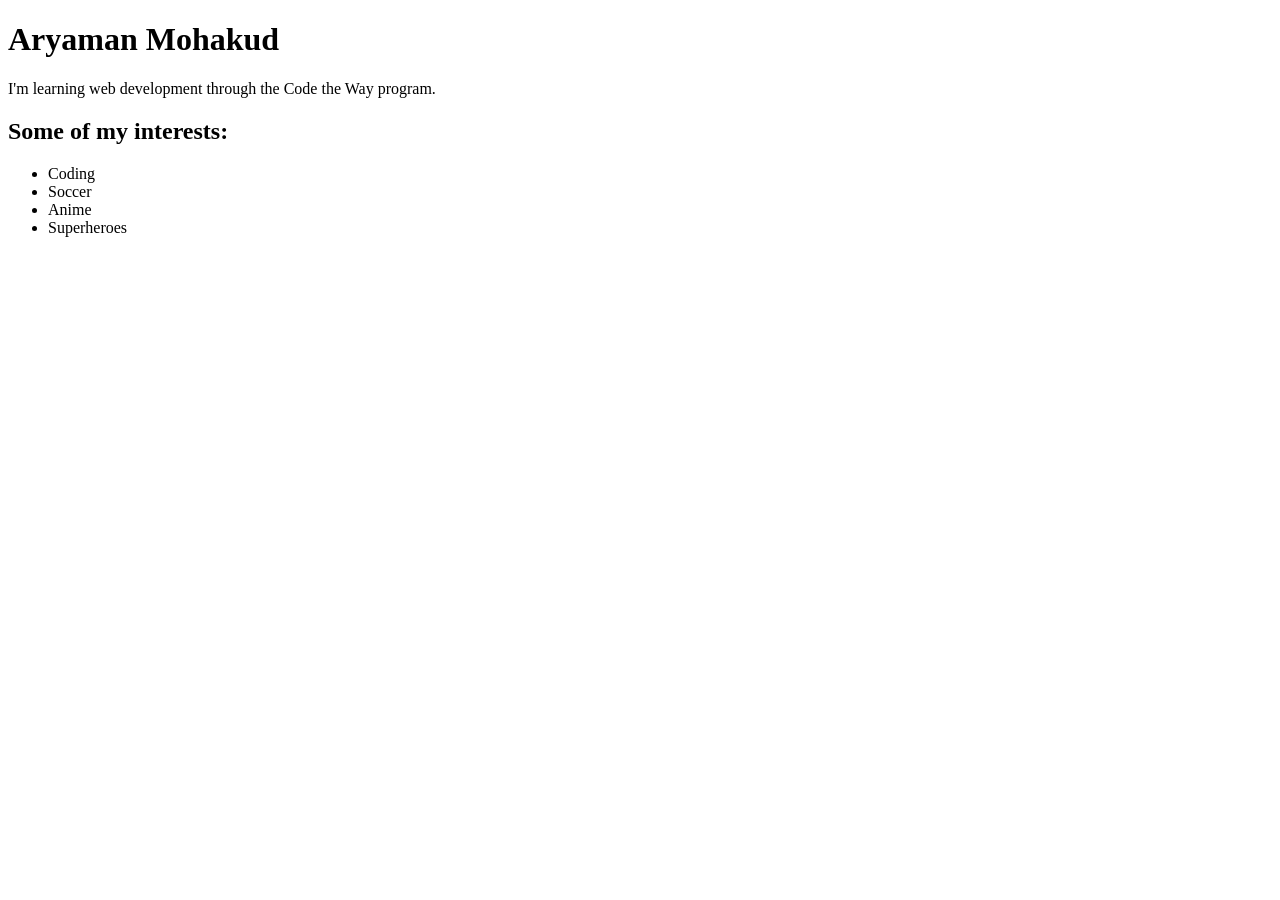
<file: ModuleFour/aryaman.html>
<!DOCTYPE html>
<html lang="en">
<head>
    <meta charset="UTF-8">
    <meta name="viewport" content="width=device-width, initial-scale=1.0">
    <title>Aryaman's Personal Page</title>
</head>
<body>
    <h1>Aryaman Mohakud</h1>
<p>I'm learning web development through the Code the Way program.</p>
    <h2>Some of my interests: </h2>
<ul>
  <li>Coding</li>
  <li>Soccer</li>
  <li>Anime</li>
  <li>Superheroes</li>

</ul>
</body>
</html>
</file>
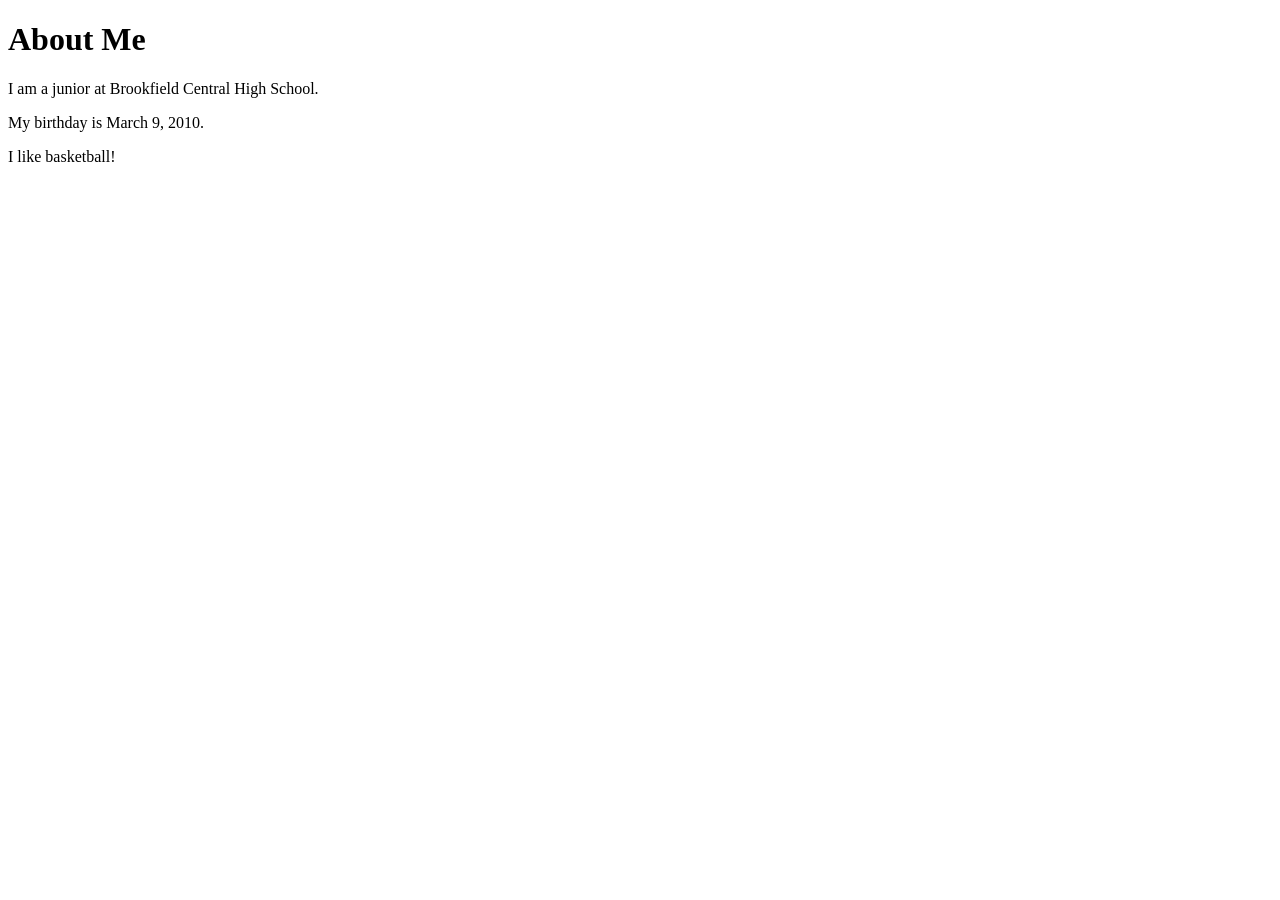
<file: ModuleFour/omar.html>
<!DOCTYPE html>
<html>
<head>
    <title>About Me</title>
</head>
<body>
    <h1>About Me</h1>
    <p>I am a junior at Brookfield Central High School.</p>
    <p>My birthday is March 9, 2010.</p>
    <p>I like basketball!</p>
</body>
</html>
</file>
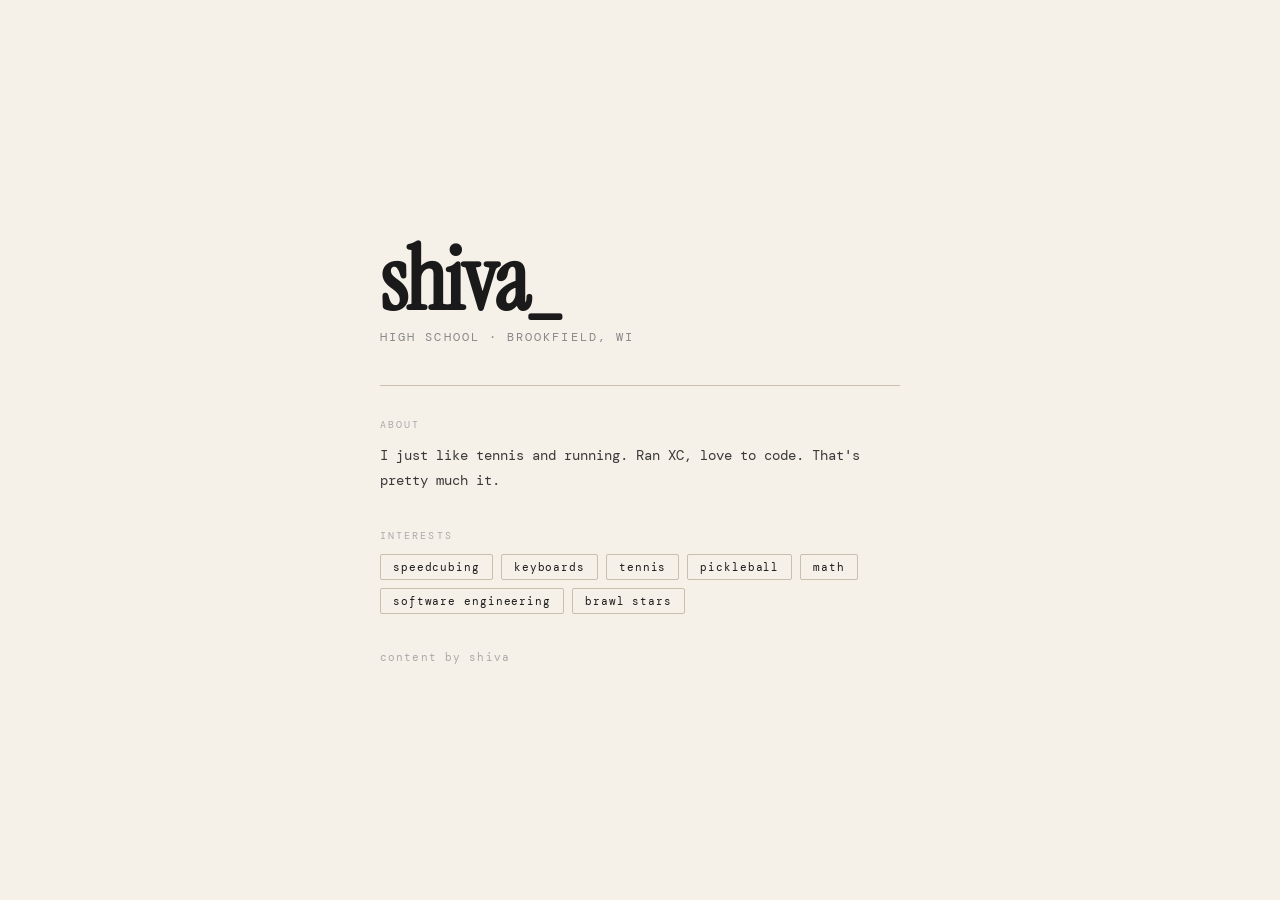
<file: ModuleFour/shiva.html>
<!DOCTYPE html>
<html lang="en">
<head>
  <meta charset="UTF-8">
  <meta name="viewport" content="width=device-width, initial-scale=1.0">
  <title>shiva_</title>
  <link href="https://fonts.googleapis.com/css2?family=Instrument+Serif:ital@0;1&family=DM+Mono:wght@400;500&display=swap" rel="stylesheet">
  <style>
    * { margin: 0; padding: 0; box-sizing: border-box; }

    body {
      background: #f5f0e8;
      color: #1a1a1a;
      font-family: 'DM Mono', monospace;
      min-height: 100vh;
      display: flex;
      align-items: center;
      justify-content: center;
      padding: 40px 20px;
    }

    .card {
      max-width: 520px;
      width: 100%;
    }

    .name {
      font-family: 'Instrument Serif', serif;
      font-size: clamp(3rem, 10vw, 5.5rem);
      line-height: 1;
      letter-spacing: -2px;
      margin-bottom: 6px;
    }

    .tagline {
      font-size: 0.72rem;
      letter-spacing: 0.18em;
      text-transform: uppercase;
      color: #888;
      margin-bottom: 40px;
    }

    .divider {
      border: none;
      border-top: 1px solid #c8bfad;
      margin-bottom: 32px;
    }

    .section-label {
      font-size: 0.65rem;
      letter-spacing: 0.2em;
      text-transform: uppercase;
      color: #aaa;
      margin-bottom: 12px;
    }

    .bio {
      font-size: 0.88rem;
      line-height: 1.75;
      color: #3a3a3a;
      margin-bottom: 36px;
    }

    .courses {
      display: flex;
      flex-wrap: wrap;
      gap: 8px;
      margin-bottom: 36px;
    }

    .tag {
      font-size: 0.7rem;
      letter-spacing: 0.08em;
      padding: 5px 12px;
      border: 1px solid #c8bfad;
      border-radius: 2px;
      background: transparent;
      color: #1a1a1a;
    }

    .footer {
      font-size: 0.7rem;
      color: #aaa;
      letter-spacing: 0.1em;
    }
  </style>
</head>
<body>
  <div class="card">
    <h1 class="name">shiva_</h1>
    <p class="tagline">High School · Brookfield, WI</p>

    <hr class="divider">

    <p class="section-label">About</p>
    <p class="bio">
      I just like tennis and running. Ran XC, love to code. That's pretty much it.
    </p>

    <p class="section-label">Interests</p>
    <div class="courses">
      <span class="tag">speedcubing</span>
      <span class="tag">keyboards</span>
      <span class="tag">tennis</span>
      <span class="tag">pickleball</span>
      <span class="tag">math</span>
      <span class="tag">software engineering</span>
      <span class="tag">brawl stars</span>
    </div>

    <p class="footer">content by shiva</p>
  </div>
</body>
</html>
</file>
